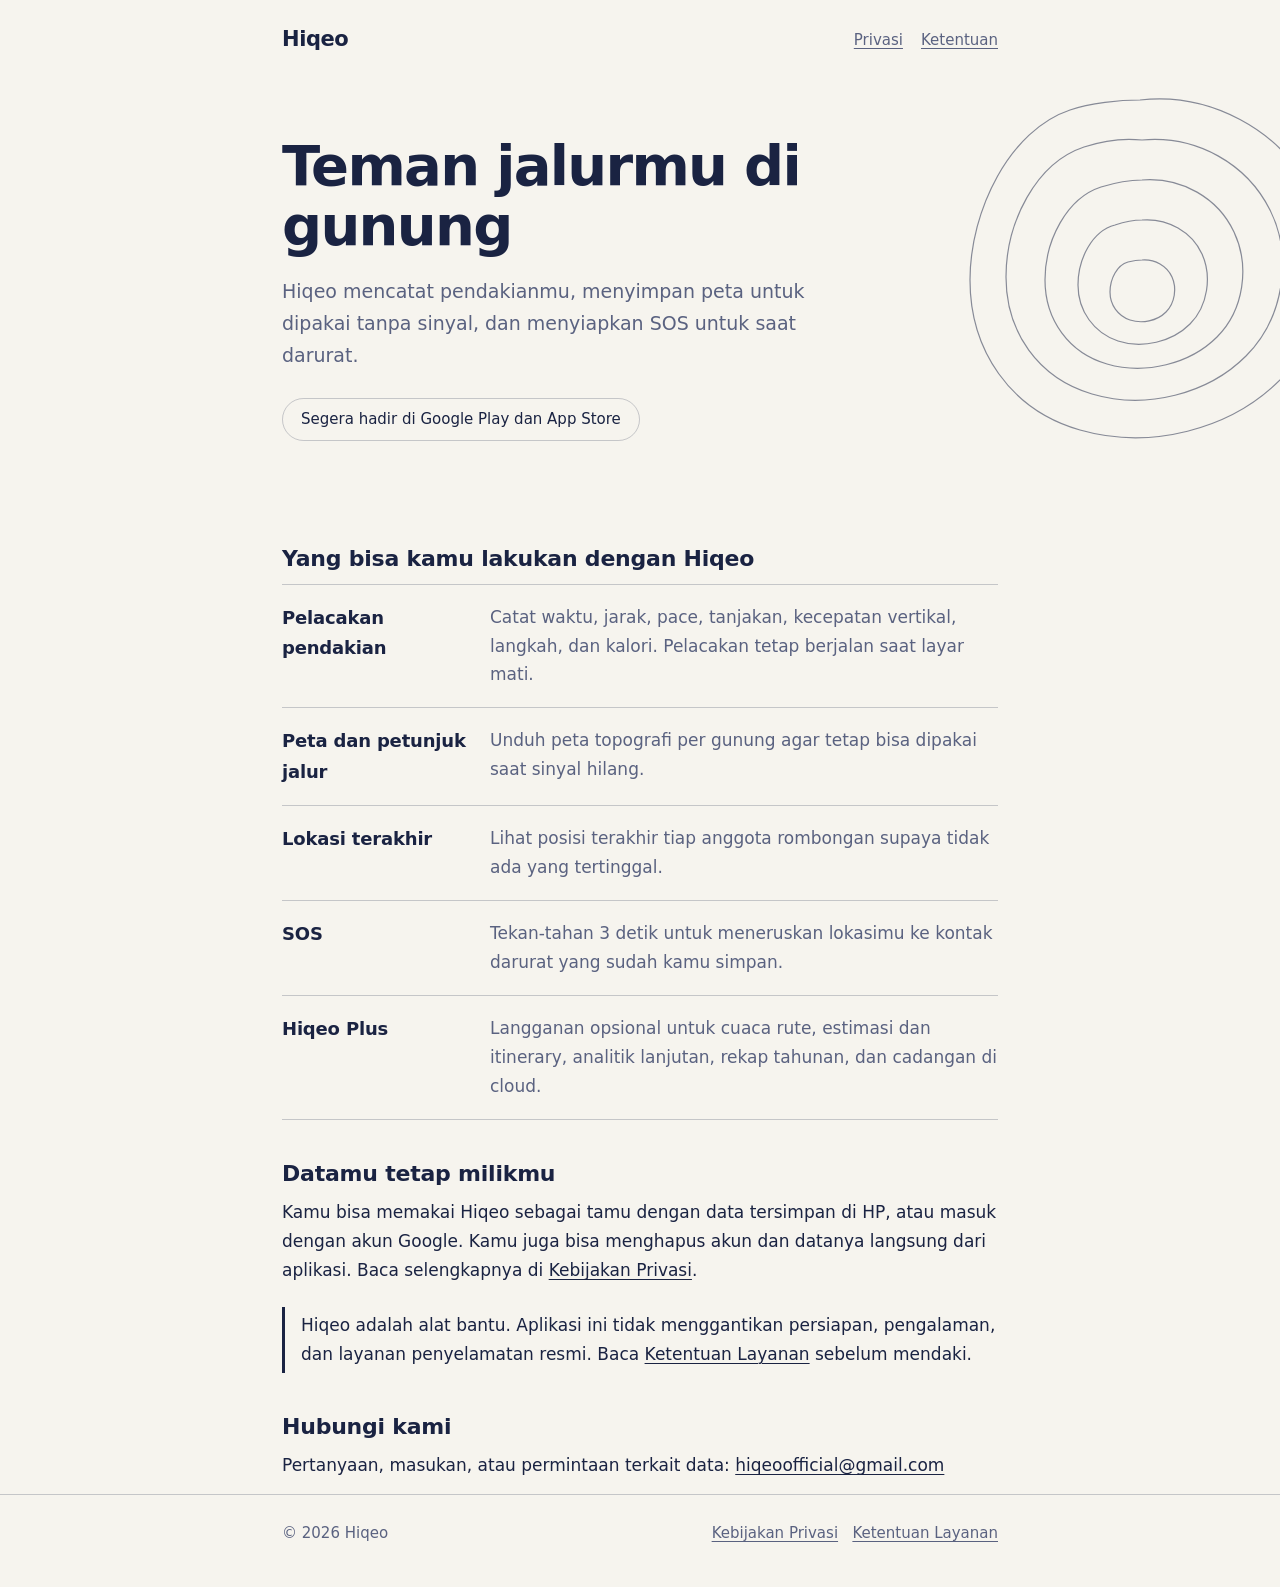
<file: index.html>
<!DOCTYPE html>
<html lang="id">
<head>
<meta charset="utf-8">
<meta name="viewport" content="width=device-width, initial-scale=1">
<title>Hiqeo: teman jalurmu di gunung</title>
<meta name="description" content="Hiqeo mencatat pendakianmu, menyimpan peta untuk dipakai tanpa sinyal, dan menyiapkan SOS untuk keadaan darurat.">
<link rel="icon" href="data:image/svg+xml,%3Csvg xmlns='http://www.w3.org/2000/svg' viewBox='0 0 100 100'%3E%3Ctext y='.9em' font-size='90'%3E%E2%9B%B0%EF%B8%8F%3C/text%3E%3C/svg%3E">
<link rel="stylesheet" href="/style.css">
</head>
<body>
<header><div class="wrap"><a class="logo" href="/">Hiqeo</a><nav><a href="/privacy/">Privasi</a><a href="/terms/">Ketentuan</a></nav></div></header>
<main>
<section class="hero">
<svg viewBox="0 0 520 520" fill="none" stroke="currentColor" stroke-width="1.2" aria-hidden="true">
<path d="M260 60c70-8 140 30 170 90s20 140-30 190-130 70-200 50-110-80-110-150 40-150 100-170c20-7 50-10 70-10z"/>
<path d="M262 100c55-5 105 24 128 70s14 108-24 146-100 54-154 38-86-62-86-117 30-114 78-130c18-6 40-9 58-7z"/>
<path d="M262 140c40-3 76 18 92 52s10 78-17 105-72 38-110 27-62-44-62-84 22-82 56-93c13-4 28-7 41-7z"/>
<path d="M262 180c26-2 50 12 60 34s6 52-12 70-48 25-72 17-40-30-40-56 14-54 37-60c9-3 19-5 27-5z"/>
<path d="M262 220c13-1 25 6 30 17s3 26-6 35-24 12-36 8-20-15-20-28 7-27 18-30c4-1 9-2 14-2z"/>
</svg>
<div class="wrap">
<h1>Teman jalurmu di gunung</h1>
<p class="lead">Hiqeo mencatat pendakianmu, menyimpan peta untuk dipakai tanpa sinyal, dan menyiapkan SOS untuk saat darurat.</p>
<span class="badge">Segera hadir di Google Play dan App Store</span>
</div>
</section>
<section>
<div class="wrap">
<h2>Yang bisa kamu lakukan dengan Hiqeo</h2>
<ul class="feat">
<li><b>Pelacakan pendakian</b><span>Catat waktu, jarak, pace, tanjakan, kecepatan vertikal, langkah, dan kalori. Pelacakan tetap berjalan saat layar mati.</span></li>
<li><b>Peta dan petunjuk jalur</b><span>Unduh peta topografi per gunung agar tetap bisa dipakai saat sinyal hilang.</span></li>
<li><b>Lokasi terakhir</b><span>Lihat posisi terakhir tiap anggota rombongan supaya tidak ada yang tertinggal.</span></li>
<li><b>SOS</b><span>Tekan-tahan 3 detik untuk meneruskan lokasimu ke kontak darurat yang sudah kamu simpan.</span></li>
<li><b>Hiqeo Plus</b><span>Langganan opsional untuk cuaca rute, estimasi dan itinerary, analitik lanjutan, rekap tahunan, dan cadangan di cloud.</span></li>
</ul>
<h2>Datamu tetap milikmu</h2>
<p>Kamu bisa memakai Hiqeo sebagai tamu dengan data tersimpan di HP, atau masuk dengan akun Google. Kamu juga bisa menghapus akun dan datanya langsung dari aplikasi. Baca selengkapnya di <a href="/privacy/">Kebijakan Privasi</a>.</p>
<p class="note">Hiqeo adalah alat bantu. Aplikasi ini tidak menggantikan persiapan, pengalaman, dan layanan penyelamatan resmi. Baca <a href="/terms/">Ketentuan Layanan</a> sebelum mendaki.</p>
<h2>Hubungi kami</h2>
<p>Pertanyaan, masukan, atau permintaan terkait data: <a href="mailto:hiqeoofficial@gmail.com">hiqeoofficial@gmail.com</a></p>
</div>
</section>
</main>
<footer><div class="wrap"><span>© 2026 Hiqeo</span><span><a href="/privacy/">Kebijakan Privasi</a> &nbsp; <a href="/terms/">Ketentuan Layanan</a></span></div></footer>
</body>
</html>
</file>
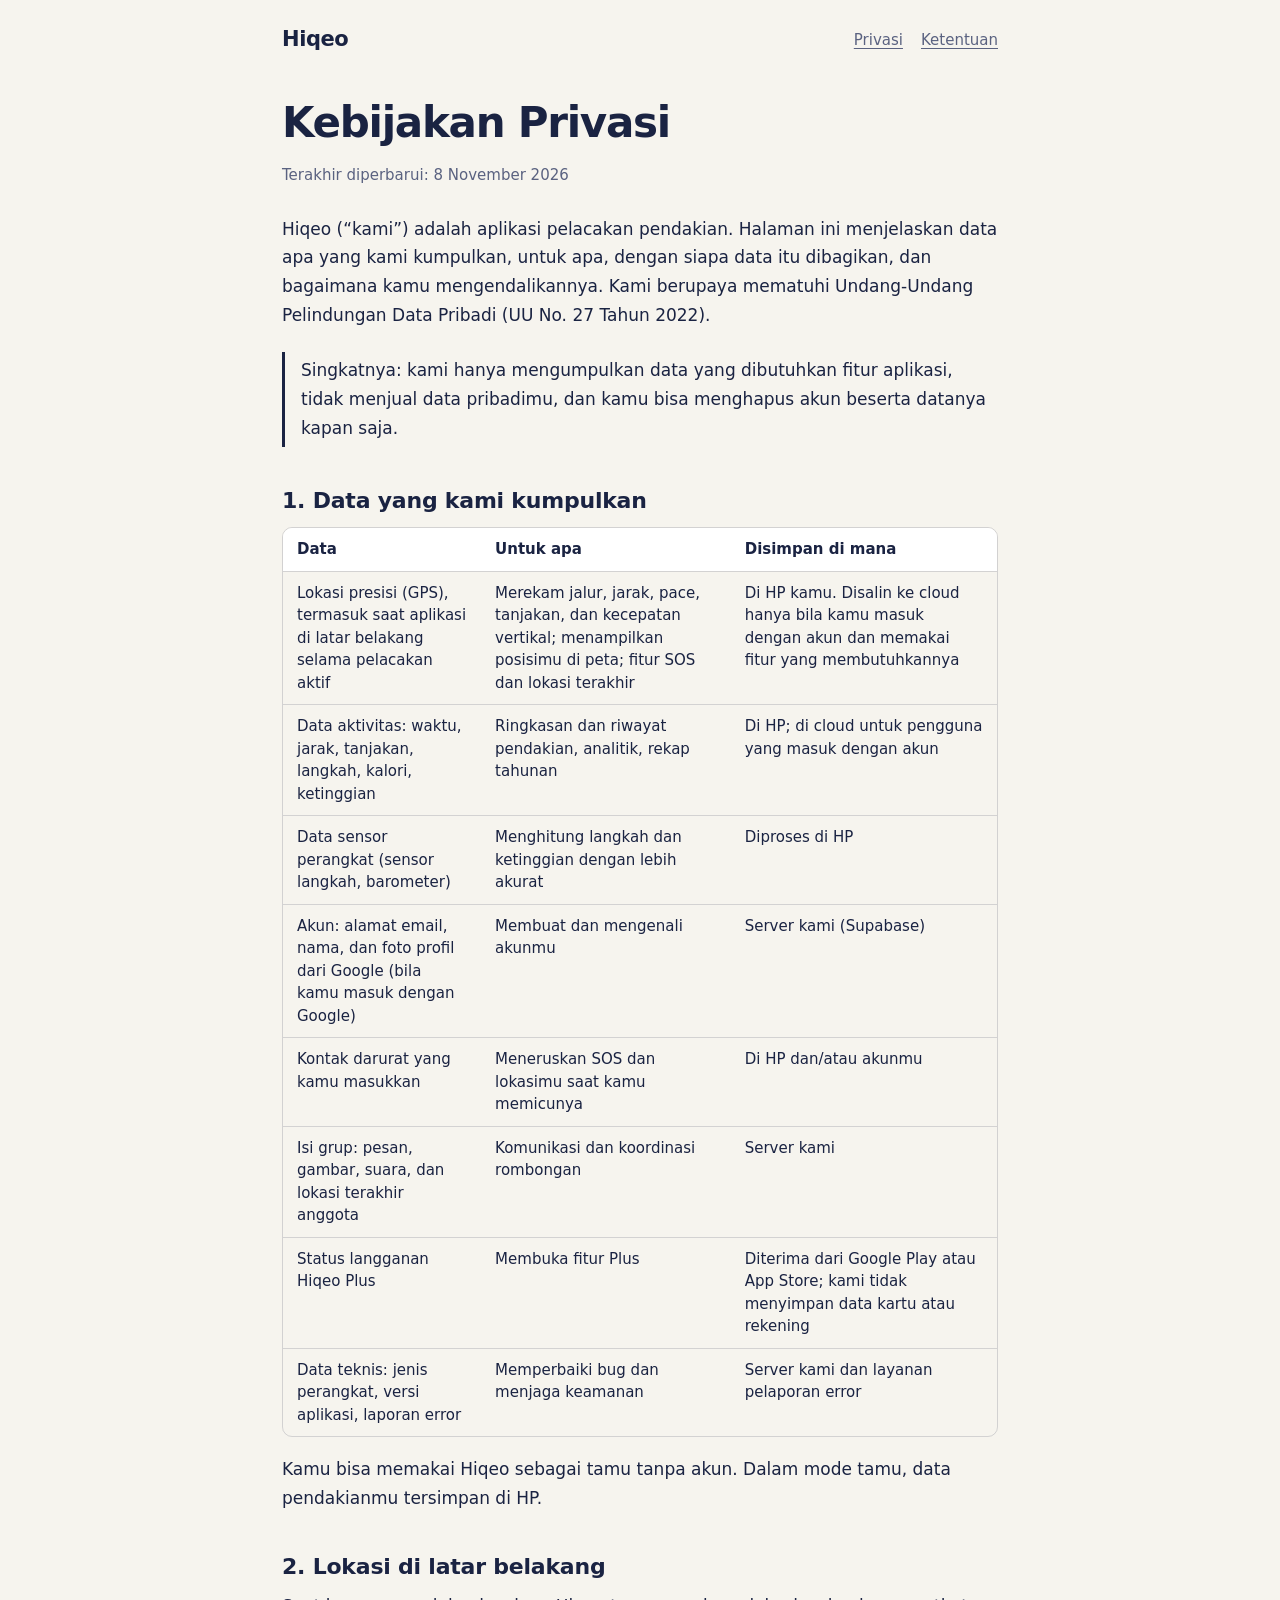
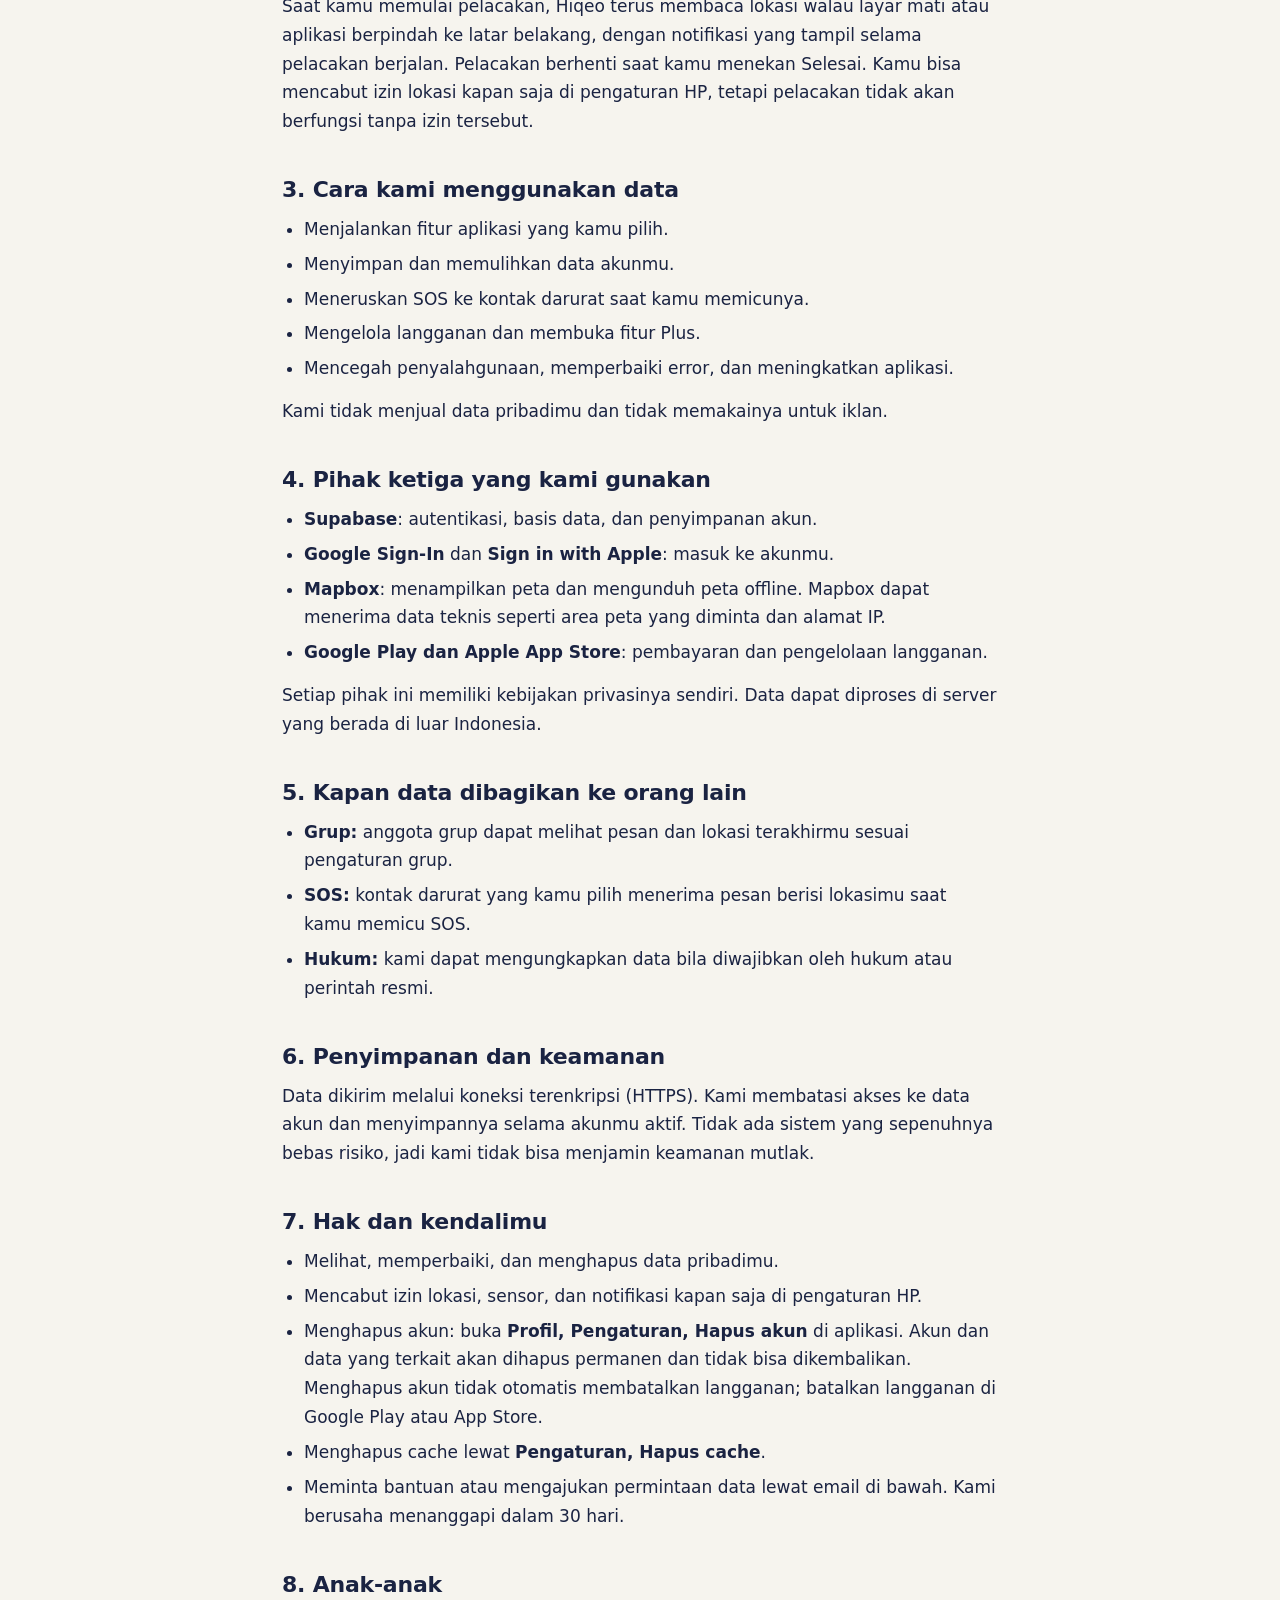
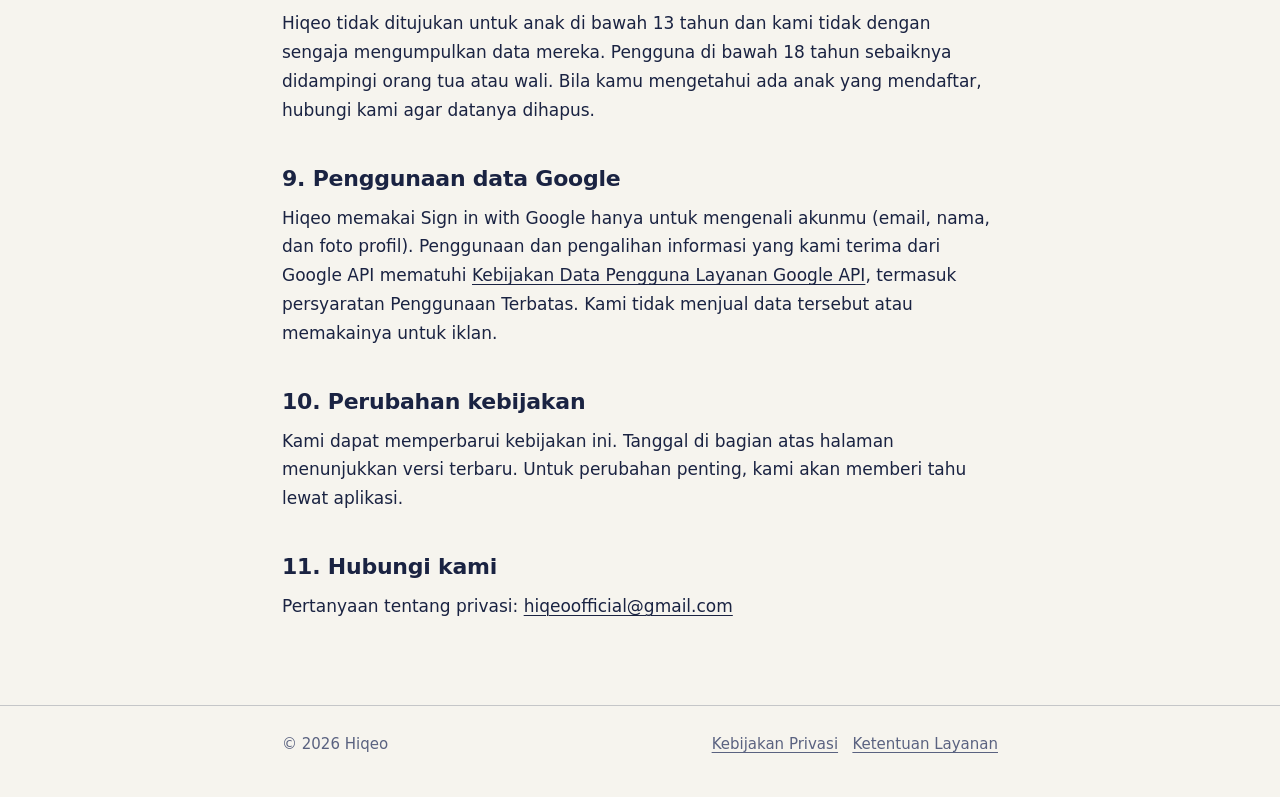
<file: privacy/index.html>
<!DOCTYPE html>
<html lang="id">
<head>
<meta charset="utf-8">
<meta name="viewport" content="width=device-width, initial-scale=1">
<title>Kebijakan Privasi | Hiqeo</title>
<meta name="description" content="Data apa yang dikumpulkan Hiqeo, untuk apa, dan bagaimana kamu mengendalikannya.">
<link rel="icon" href="data:image/svg+xml,%3Csvg xmlns='http://www.w3.org/2000/svg' viewBox='0 0 100 100'%3E%3Ctext y='.9em' font-size='90'%3E%E2%9B%B0%EF%B8%8F%3C/text%3E%3C/svg%3E">
<link rel="stylesheet" href="/style.css">
</head>
<body>
<header><div class="wrap"><a class="logo" href="/">Hiqeo</a><nav><a href="/privacy/">Privasi</a><a href="/terms/">Ketentuan</a></nav></div></header>
<main class="doc"><div class="wrap">
<h1>Kebijakan Privasi</h1>
<p class="meta">Terakhir diperbarui: 8 November 2026</p>
<p>Hiqeo (“kami”) adalah aplikasi pelacakan pendakian. Halaman ini menjelaskan data apa yang kami kumpulkan, untuk apa, dengan siapa data itu dibagikan, dan bagaimana kamu mengendalikannya. Kami berupaya mematuhi Undang-Undang Pelindungan Data Pribadi (UU No. 27 Tahun 2022).</p>
<p class="note">Singkatnya: kami hanya mengumpulkan data yang dibutuhkan fitur aplikasi, tidak menjual data pribadimu, dan kamu bisa menghapus akun beserta datanya kapan saja.</p>

<h2>1. Data yang kami kumpulkan</h2>
<div class="tw"><table>
<thead><tr><th>Data</th><th>Untuk apa</th><th>Disimpan di mana</th></tr></thead>
<tbody>
<tr><td>Lokasi presisi (GPS), termasuk saat aplikasi di latar belakang selama pelacakan aktif</td><td>Merekam jalur, jarak, pace, tanjakan, dan kecepatan vertikal; menampilkan posisimu di peta; fitur SOS dan lokasi terakhir</td><td>Di HP kamu. Disalin ke cloud hanya bila kamu masuk dengan akun dan memakai fitur yang membutuhkannya</td></tr>
<tr><td>Data aktivitas: waktu, jarak, tanjakan, langkah, kalori, ketinggian</td><td>Ringkasan dan riwayat pendakian, analitik, rekap tahunan</td><td>Di HP; di cloud untuk pengguna yang masuk dengan akun</td></tr>
<tr><td>Data sensor perangkat (sensor langkah, barometer)</td><td>Menghitung langkah dan ketinggian dengan lebih akurat</td><td>Diproses di HP</td></tr>
<tr><td>Akun: alamat email, nama, dan foto profil dari Google (bila kamu masuk dengan Google)</td><td>Membuat dan mengenali akunmu</td><td>Server kami (Supabase)</td></tr>
<tr><td>Kontak darurat yang kamu masukkan</td><td>Meneruskan SOS dan lokasimu saat kamu memicunya</td><td>Di HP dan/atau akunmu</td></tr>
<tr><td>Isi grup: pesan, gambar, suara, dan lokasi terakhir anggota</td><td>Komunikasi dan koordinasi rombongan</td><td>Server kami</td></tr>
<tr><td>Status langganan Hiqeo Plus</td><td>Membuka fitur Plus</td><td>Diterima dari Google Play atau App Store; kami tidak menyimpan data kartu atau rekening</td></tr>
<tr><td>Data teknis: jenis perangkat, versi aplikasi, laporan error</td><td>Memperbaiki bug dan menjaga keamanan</td><td>Server kami dan layanan pelaporan error</td></tr>
</tbody></table></div>
<p>Kamu bisa memakai Hiqeo sebagai tamu tanpa akun. Dalam mode tamu, data pendakianmu tersimpan di HP.</p>

<h2>2. Lokasi di latar belakang</h2>
<p>Saat kamu memulai pelacakan, Hiqeo terus membaca lokasi walau layar mati atau aplikasi berpindah ke latar belakang, dengan notifikasi yang tampil selama pelacakan berjalan. Pelacakan berhenti saat kamu menekan Selesai. Kamu bisa mencabut izin lokasi kapan saja di pengaturan HP, tetapi pelacakan tidak akan berfungsi tanpa izin tersebut.</p>

<h2>3. Cara kami menggunakan data</h2>
<ul>
<li>Menjalankan fitur aplikasi yang kamu pilih.</li>
<li>Menyimpan dan memulihkan data akunmu.</li>
<li>Meneruskan SOS ke kontak darurat saat kamu memicunya.</li>
<li>Mengelola langganan dan membuka fitur Plus.</li>
<li>Mencegah penyalahgunaan, memperbaiki error, dan meningkatkan aplikasi.</li>
</ul>
<p>Kami tidak menjual data pribadimu dan tidak memakainya untuk iklan.</p>

<h2>4. Pihak ketiga yang kami gunakan</h2>
<ul>
<li><b>Supabase</b>: autentikasi, basis data, dan penyimpanan akun.</li>
<li><b>Google Sign-In</b> dan <b>Sign in with Apple</b>: masuk ke akunmu.</li>
<li><b>Mapbox</b>: menampilkan peta dan mengunduh peta offline. Mapbox dapat menerima data teknis seperti area peta yang diminta dan alamat IP.</li>
<li><b>Google Play dan Apple App Store</b>: pembayaran dan pengelolaan langganan.</li>
</ul>
<p>Setiap pihak ini memiliki kebijakan privasinya sendiri. Data dapat diproses di server yang berada di luar Indonesia.</p>

<h2>5. Kapan data dibagikan ke orang lain</h2>
<ul>
<li><b>Grup:</b> anggota grup dapat melihat pesan dan lokasi terakhirmu sesuai pengaturan grup.</li>
<li><b>SOS:</b> kontak darurat yang kamu pilih menerima pesan berisi lokasimu saat kamu memicu SOS.</li>
<li><b>Hukum:</b> kami dapat mengungkapkan data bila diwajibkan oleh hukum atau perintah resmi.</li>
</ul>

<h2>6. Penyimpanan dan keamanan</h2>
<p>Data dikirim melalui koneksi terenkripsi (HTTPS). Kami membatasi akses ke data akun dan menyimpannya selama akunmu aktif. Tidak ada sistem yang sepenuhnya bebas risiko, jadi kami tidak bisa menjamin keamanan mutlak.</p>

<h2>7. Hak dan kendalimu</h2>
<ul>
<li>Melihat, memperbaiki, dan menghapus data pribadimu.</li>
<li>Mencabut izin lokasi, sensor, dan notifikasi kapan saja di pengaturan HP.</li>
<li>Menghapus akun: buka <b>Profil, Pengaturan, Hapus akun</b> di aplikasi. Akun dan data yang terkait akan dihapus permanen dan tidak bisa dikembalikan. Menghapus akun tidak otomatis membatalkan langganan; batalkan langganan di Google Play atau App Store.</li>
<li>Menghapus cache lewat <b>Pengaturan, Hapus cache</b>.</li>
<li>Meminta bantuan atau mengajukan permintaan data lewat email di bawah. Kami berusaha menanggapi dalam 30 hari.</li>
</ul>

<h2>8. Anak-anak</h2>
<p>Hiqeo tidak ditujukan untuk anak di bawah 13 tahun dan kami tidak dengan sengaja mengumpulkan data mereka. Pengguna di bawah 18 tahun sebaiknya didampingi orang tua atau wali. Bila kamu mengetahui ada anak yang mendaftar, hubungi kami agar datanya dihapus.</p>

<h2>9. Penggunaan data Google</h2>
<p>Hiqeo memakai Sign in with Google hanya untuk mengenali akunmu (email, nama, dan foto profil). Penggunaan dan pengalihan informasi yang kami terima dari Google API mematuhi <a href="https://developers.google.com/terms/api-services-user-data-policy" rel="noopener">Kebijakan Data Pengguna Layanan Google API</a>, termasuk persyaratan Penggunaan Terbatas. Kami tidak menjual data tersebut atau memakainya untuk iklan.</p>

<h2>10. Perubahan kebijakan</h2>
<p>Kami dapat memperbarui kebijakan ini. Tanggal di bagian atas halaman menunjukkan versi terbaru. Untuk perubahan penting, kami akan memberi tahu lewat aplikasi.</p>

<h2>11. Hubungi kami</h2>
<p>Pertanyaan tentang privasi: <a href="mailto:hiqeoofficial@gmail.com">hiqeoofficial@gmail.com</a></p>
</div></main>
<footer><div class="wrap"><span>© 2026 Hiqeo</span><span><a href="/privacy/">Kebijakan Privasi</a> &nbsp; <a href="/terms/">Ketentuan Layanan</a></span></div></footer>
</body>
</html>
</file>
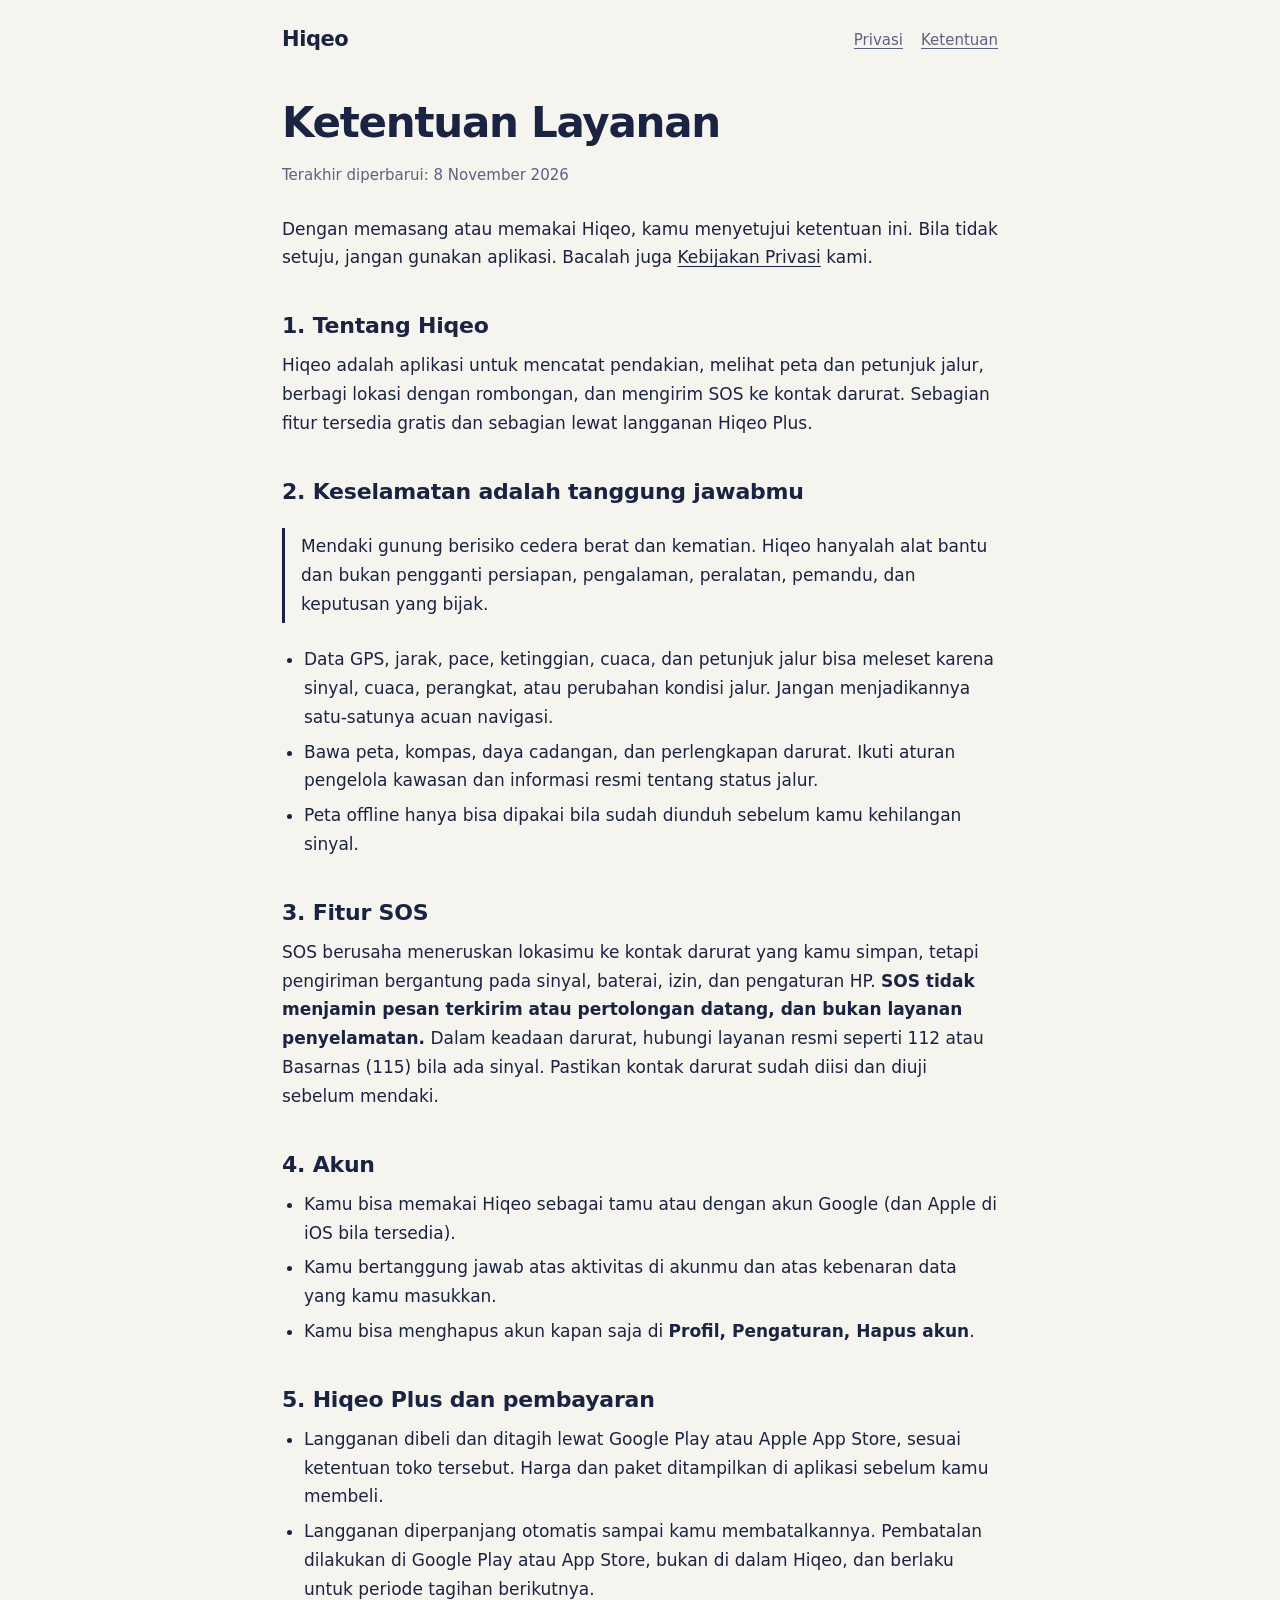
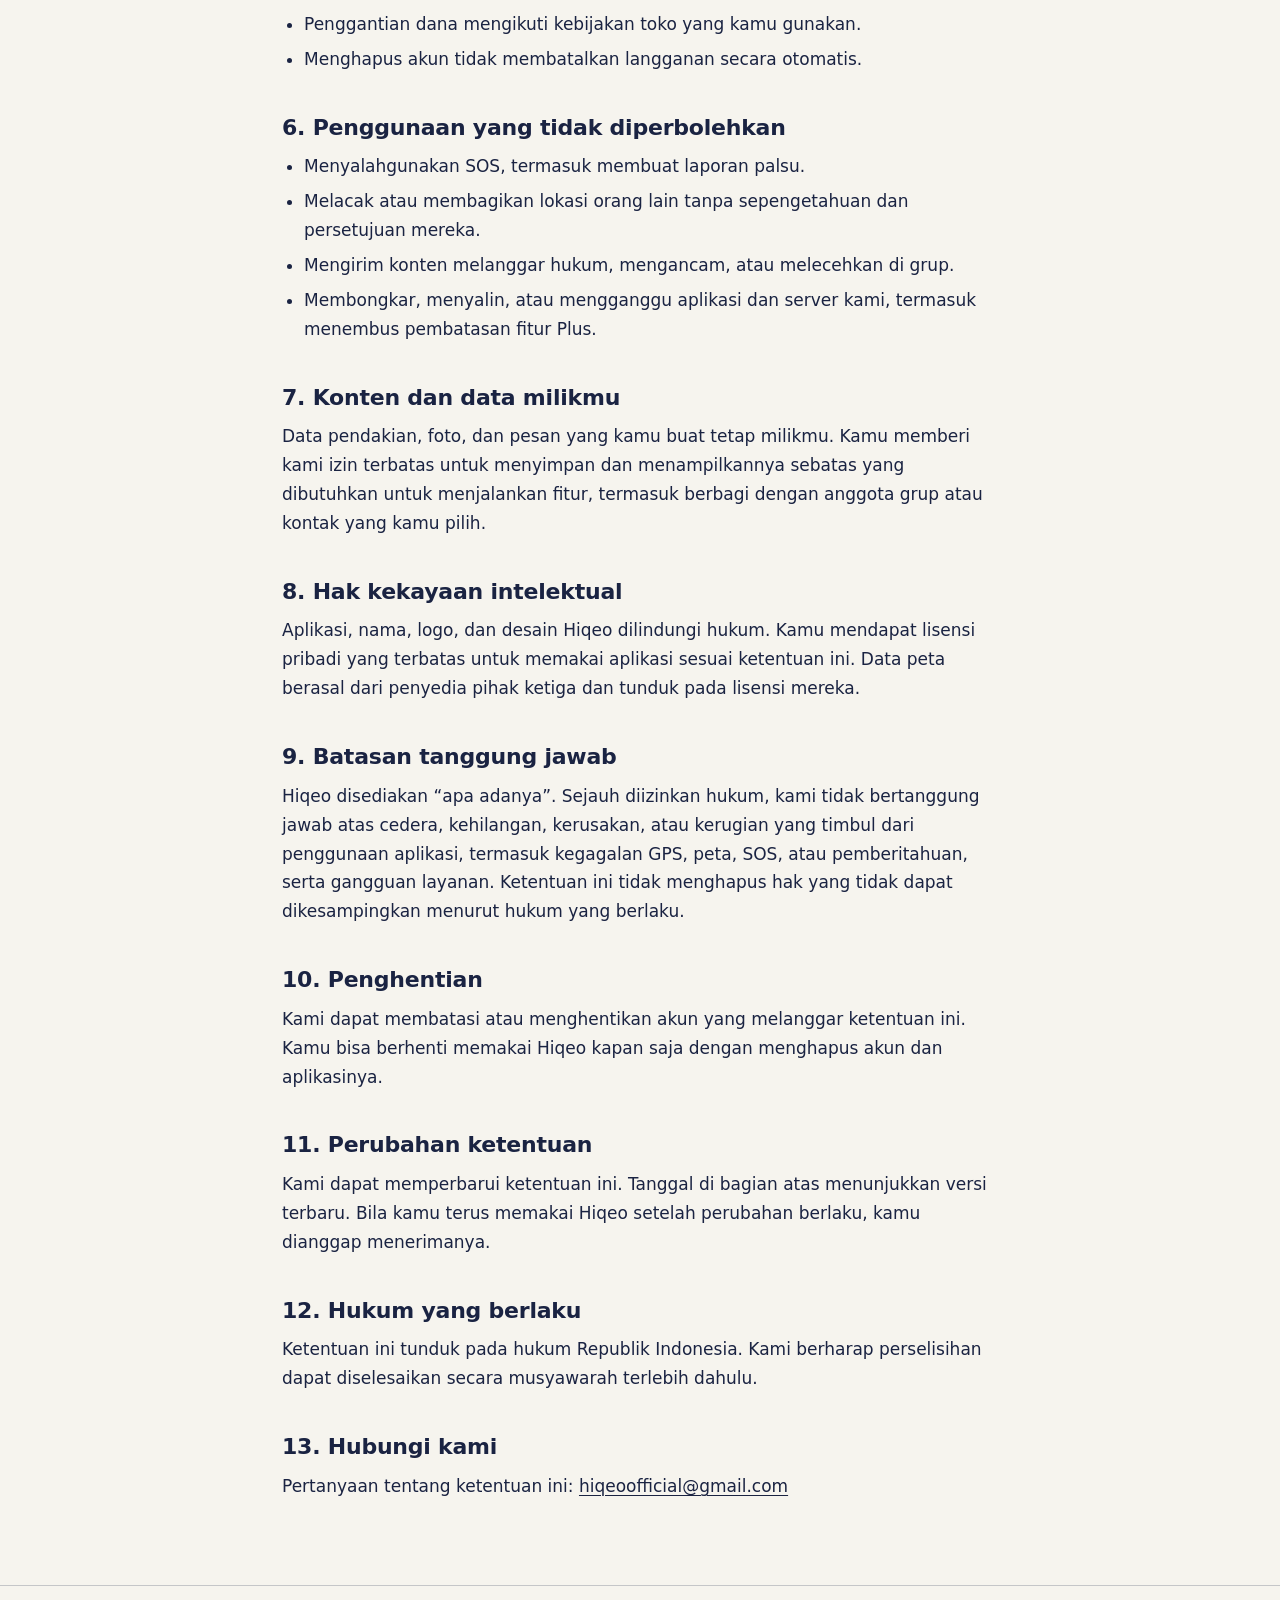
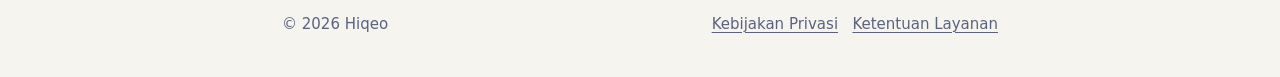
<file: terms/index.html>
<!DOCTYPE html>
<html lang="id">
<head>
<meta charset="utf-8">
<meta name="viewport" content="width=device-width, initial-scale=1">
<title>Ketentuan Layanan | Hiqeo</title>
<meta name="description" content="Aturan penggunaan aplikasi Hiqeo, termasuk keselamatan, SOS, dan langganan.">
<link rel="icon" href="data:image/svg+xml,%3Csvg xmlns='http://www.w3.org/2000/svg' viewBox='0 0 100 100'%3E%3Ctext y='.9em' font-size='90'%3E%E2%9B%B0%EF%B8%8F%3C/text%3E%3C/svg%3E">
<link rel="stylesheet" href="/style.css">
</head>
<body>
<header><div class="wrap"><a class="logo" href="/">Hiqeo</a><nav><a href="/privacy/">Privasi</a><a href="/terms/">Ketentuan</a></nav></div></header>
<main class="doc"><div class="wrap">
<h1>Ketentuan Layanan</h1>
<p class="meta">Terakhir diperbarui: 8 November 2026</p>
<p>Dengan memasang atau memakai Hiqeo, kamu menyetujui ketentuan ini. Bila tidak setuju, jangan gunakan aplikasi. Bacalah juga <a href="/privacy/">Kebijakan Privasi</a> kami.</p>

<h2>1. Tentang Hiqeo</h2>
<p>Hiqeo adalah aplikasi untuk mencatat pendakian, melihat peta dan petunjuk jalur, berbagi lokasi dengan rombongan, dan mengirim SOS ke kontak darurat. Sebagian fitur tersedia gratis dan sebagian lewat langganan Hiqeo Plus.</p>

<h2>2. Keselamatan adalah tanggung jawabmu</h2>
<p class="note">Mendaki gunung berisiko cedera berat dan kematian. Hiqeo hanyalah alat bantu dan bukan pengganti persiapan, pengalaman, peralatan, pemandu, dan keputusan yang bijak.</p>
<ul>
<li>Data GPS, jarak, pace, ketinggian, cuaca, dan petunjuk jalur bisa meleset karena sinyal, cuaca, perangkat, atau perubahan kondisi jalur. Jangan menjadikannya satu-satunya acuan navigasi.</li>
<li>Bawa peta, kompas, daya cadangan, dan perlengkapan darurat. Ikuti aturan pengelola kawasan dan informasi resmi tentang status jalur.</li>
<li>Peta offline hanya bisa dipakai bila sudah diunduh sebelum kamu kehilangan sinyal.</li>
</ul>

<h2>3. Fitur SOS</h2>
<p>SOS berusaha meneruskan lokasimu ke kontak darurat yang kamu simpan, tetapi pengiriman bergantung pada sinyal, baterai, izin, dan pengaturan HP. <b>SOS tidak menjamin pesan terkirim atau pertolongan datang, dan bukan layanan penyelamatan.</b> Dalam keadaan darurat, hubungi layanan resmi seperti 112 atau Basarnas (115) bila ada sinyal. Pastikan kontak darurat sudah diisi dan diuji sebelum mendaki.</p>

<h2>4. Akun</h2>
<ul>
<li>Kamu bisa memakai Hiqeo sebagai tamu atau dengan akun Google (dan Apple di iOS bila tersedia).</li>
<li>Kamu bertanggung jawab atas aktivitas di akunmu dan atas kebenaran data yang kamu masukkan.</li>
<li>Kamu bisa menghapus akun kapan saja di <b>Profil, Pengaturan, Hapus akun</b>.</li>
</ul>

<h2>5. Hiqeo Plus dan pembayaran</h2>
<ul>
<li>Langganan dibeli dan ditagih lewat Google Play atau Apple App Store, sesuai ketentuan toko tersebut. Harga dan paket ditampilkan di aplikasi sebelum kamu membeli.</li>
<li>Langganan diperpanjang otomatis sampai kamu membatalkannya. Pembatalan dilakukan di Google Play atau App Store, bukan di dalam Hiqeo, dan berlaku untuk periode tagihan berikutnya.</li>
<li>Penggantian dana mengikuti kebijakan toko yang kamu gunakan.</li>
<li>Menghapus akun tidak membatalkan langganan secara otomatis.</li>
</ul>

<h2>6. Penggunaan yang tidak diperbolehkan</h2>
<ul>
<li>Menyalahgunakan SOS, termasuk membuat laporan palsu.</li>
<li>Melacak atau membagikan lokasi orang lain tanpa sepengetahuan dan persetujuan mereka.</li>
<li>Mengirim konten melanggar hukum, mengancam, atau melecehkan di grup.</li>
<li>Membongkar, menyalin, atau mengganggu aplikasi dan server kami, termasuk menembus pembatasan fitur Plus.</li>
</ul>

<h2>7. Konten dan data milikmu</h2>
<p>Data pendakian, foto, dan pesan yang kamu buat tetap milikmu. Kamu memberi kami izin terbatas untuk menyimpan dan menampilkannya sebatas yang dibutuhkan untuk menjalankan fitur, termasuk berbagi dengan anggota grup atau kontak yang kamu pilih.</p>

<h2>8. Hak kekayaan intelektual</h2>
<p>Aplikasi, nama, logo, dan desain Hiqeo dilindungi hukum. Kamu mendapat lisensi pribadi yang terbatas untuk memakai aplikasi sesuai ketentuan ini. Data peta berasal dari penyedia pihak ketiga dan tunduk pada lisensi mereka.</p>

<h2>9. Batasan tanggung jawab</h2>
<p>Hiqeo disediakan “apa adanya”. Sejauh diizinkan hukum, kami tidak bertanggung jawab atas cedera, kehilangan, kerusakan, atau kerugian yang timbul dari penggunaan aplikasi, termasuk kegagalan GPS, peta, SOS, atau pemberitahuan, serta gangguan layanan. Ketentuan ini tidak menghapus hak yang tidak dapat dikesampingkan menurut hukum yang berlaku.</p>

<h2>10. Penghentian</h2>
<p>Kami dapat membatasi atau menghentikan akun yang melanggar ketentuan ini. Kamu bisa berhenti memakai Hiqeo kapan saja dengan menghapus akun dan aplikasinya.</p>

<h2>11. Perubahan ketentuan</h2>
<p>Kami dapat memperbarui ketentuan ini. Tanggal di bagian atas menunjukkan versi terbaru. Bila kamu terus memakai Hiqeo setelah perubahan berlaku, kamu dianggap menerimanya.</p>

<h2>12. Hukum yang berlaku</h2>
<p>Ketentuan ini tunduk pada hukum Republik Indonesia. Kami berharap perselisihan dapat diselesaikan secara musyawarah terlebih dahulu.</p>

<h2>13. Hubungi kami</h2>
<p>Pertanyaan tentang ketentuan ini: <a href="mailto:hiqeoofficial@gmail.com">hiqeoofficial@gmail.com</a></p>
</div></main>
<footer><div class="wrap"><span>© 2026 Hiqeo</span><span><a href="/privacy/">Kebijakan Privasi</a> &nbsp; <a href="/terms/">Ketentuan Layanan</a></span></div></footer>
</body>
</html>
</file>
<file: style.css>
:root{--bg:#f6f4ee;--fg:#1a2342;--mut:#5a6280;--card:#fff;--bd:rgba(26,35,66,.16);--cr:#f5f2ea;--ink:#1a2342;--line:rgba(26,35,66,.22)}
@media (prefers-color-scheme:dark){:root{--bg:#141b36;--fg:#f5f2ea;--mut:#b9c0d8;--card:rgba(255,255,255,.06);--bd:rgba(255,255,255,.16);--cr:#1a2342;--ink:#f5f2ea;--line:rgba(245,242,234,.2)}}
*{box-sizing:border-box}
html{-webkit-text-size-adjust:100%}
body{margin:0;background:var(--bg);color:var(--fg);font:17px/1.7 system-ui,-apple-system,"Segoe UI",Roboto,"Helvetica Neue",Arial,sans-serif}
a{color:inherit;text-decoration-thickness:1px;text-underline-offset:3px}
a:focus-visible{outline:2px solid var(--fg);outline-offset:3px;border-radius:4px}
.wrap{max-width:760px;margin:0 auto;padding:0 22px}
header .wrap{display:flex;justify-content:space-between;align-items:center;padding-top:22px;padding-bottom:22px}
.logo{font-weight:700;font-size:21px;letter-spacing:-.02em;text-decoration:none}
nav a{margin-left:18px;font-size:15px;color:var(--mut)}
nav a:hover{color:var(--fg)}
.hero{position:relative;overflow:hidden;padding:56px 0 64px}
.hero svg{position:absolute;right:-120px;top:-40px;width:520px;max-width:none;opacity:.5;pointer-events:none}
.hero .wrap{position:relative}
h1{font-size:clamp(34px,7vw,56px);line-height:1.08;letter-spacing:-.03em;margin:0 0 18px;max-width:14ch}
.lead{font-size:19px;color:var(--mut);max-width:46ch;margin:0 0 26px}
.badge{display:inline-block;border:1px solid var(--line);border-radius:999px;padding:8px 18px;font-size:15px}
h2{font-size:22px;letter-spacing:-.01em;margin:40px 0 10px;line-height:1.3}
h3{font-size:17px;margin:22px 0 4px}
p,ul{margin:0 0 14px}
ul{padding-left:22px}
li{margin-bottom:6px}
.feat{border-top:1px solid var(--line);margin:0;padding:0;list-style:none}
.feat li{display:grid;grid-template-columns:190px 1fr;gap:18px;padding:18px 0;border-bottom:1px solid var(--line);margin:0}
.feat b{font-size:18px;letter-spacing:-.01em}
.feat span{color:var(--mut)}
.doc{padding:20px 0 70px}
.doc h1{font-size:clamp(30px,6vw,42px);max-width:none}
.meta{color:var(--mut);font-size:15px;margin-bottom:26px}
.note{border-left:3px solid var(--fg);padding:4px 0 4px 16px;margin:22px 0}
.tw{overflow-x:auto;margin:12px 0 18px;border:1px solid var(--bd);border-radius:10px}
table{border-collapse:collapse;width:100%;min-width:560px;font-size:15px;line-height:1.5}
th,td{text-align:left;vertical-align:top;padding:10px 14px;border-bottom:1px solid var(--bd)}
th{background:var(--card)}
tr:last-child td{border-bottom:0}
footer{border-top:1px solid var(--line);padding:26px 0 40px;color:var(--mut);font-size:15px}
footer .wrap{display:flex;flex-wrap:wrap;gap:8px 22px;justify-content:space-between}
@media (max-width:600px){.feat li{grid-template-columns:1fr;gap:4px}.hero svg{right:-220px;opacity:.35}}
</file>
